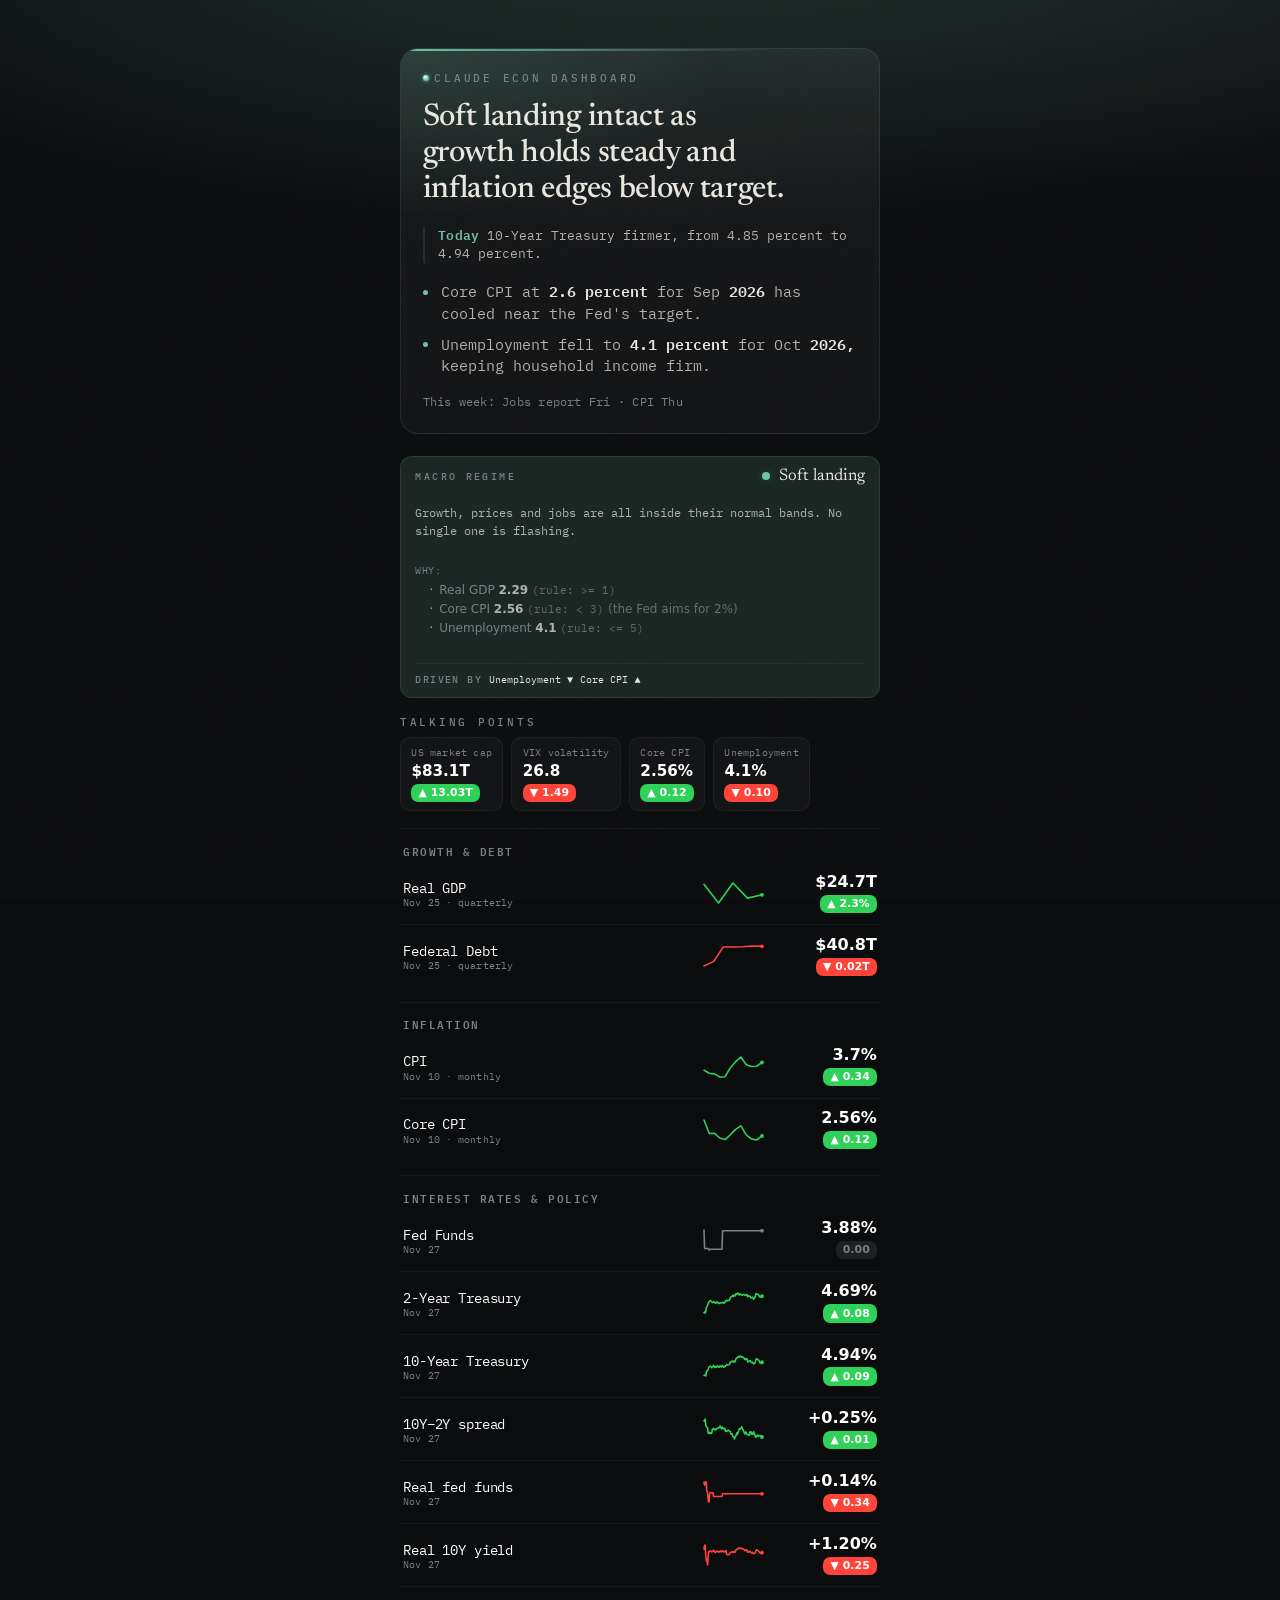
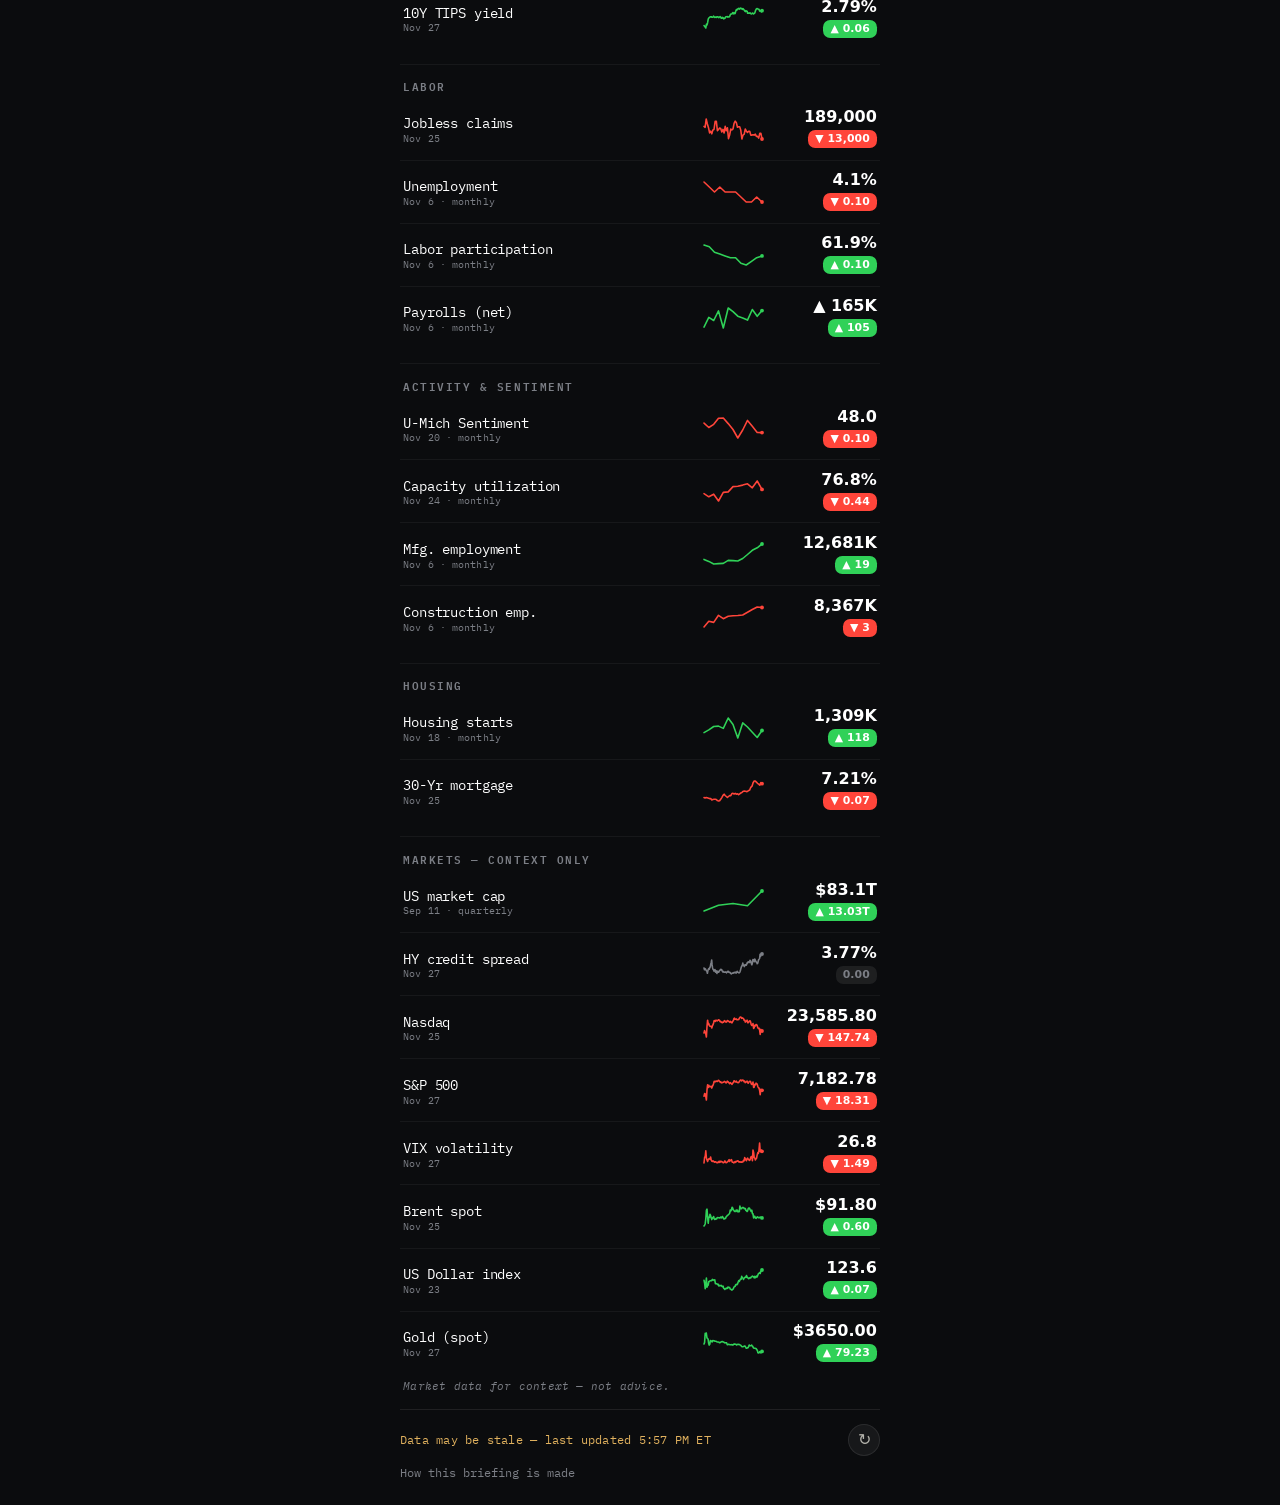
<file: public/index.html>
<!doctype html>
<html lang="en" data-regime="indeterminate" data-state="loading">
<head>
  <meta charset="utf-8" />
  <meta name="viewport" content="width=device-width, initial-scale=1, viewport-fit=cover" />
  <meta name="theme-color" content="#0b0c0e" />
  <meta name="description" content="The U.S. economy in one quotable read. A daily macro briefing on inflation, jobs, growth, and rates — refreshed twice a day." />
  <meta name="apple-mobile-web-app-capable" content="yes" />
  <meta name="apple-mobile-web-app-status-bar-style" content="black-translucent" />
  <meta name="apple-mobile-web-app-title" content="Econ" />
  <title>Claude Econ Dashboard</title>
  <link rel="canonical" href="https://claude-econ.modeo.io/" />

  <!-- Social link preview (Open Graph — iMessage/SMS, Slack, etc.) -->
  <meta property="og:type" content="website" />
  <meta property="og:site_name" content="Claude Econ Dashboard" />
  <meta property="og:title" content="Claude Econ Dashboard" />
  <meta property="og:description" content="The U.S. economy in one quotable read. A daily macro briefing on inflation, jobs, growth, and rates — refreshed twice a day." />
  <meta property="og:url" content="https://claude-econ.modeo.io/" />
  <meta property="og:image" content="https://claude-econ.modeo.io/og-cover-wide.png" />
  <meta property="og:image:type" content="image/png" />
  <meta property="og:image:width" content="1200" />
  <meta property="og:image:height" content="630" />
  <meta property="og:image:alt" content="Claude Econ Dashboard — the U.S. economy in one quotable read." />
  <meta name="twitter:card" content="summary_large_image" />
  <meta name="twitter:title" content="Claude Econ Dashboard" />
  <meta name="twitter:description" content="The U.S. economy in one quotable read — inflation, jobs, growth, and rates, refreshed twice a day." />
  <meta name="twitter:image" content="https://claude-econ.modeo.io/og-cover-wide.png" />

  <link rel="manifest" href="manifest.webmanifest" />
  <!-- favicons: SVG for modern browsers (Chrome), PNG fallbacks (Safari), PNG apple-touch (iOS) -->
  <link rel="icon" type="image/svg+xml" href="icon.svg" />
  <link rel="icon" type="image/png" sizes="32x32" href="favicon-32x32.png" />
  <link rel="icon" type="image/png" sizes="16x16" href="favicon-16x16.png" />
  <link rel="apple-touch-icon" sizes="180x180" href="apple-touch-icon.png" />
  <link rel="preconnect" href="https://fonts.googleapis.com" />
  <link rel="preconnect" href="https://fonts.gstatic.com" crossorigin />
  <link href="https://fonts.googleapis.com/css2?family=Newsreader:ital,opsz,wght@0,6..72,400;0,6..72,500;0,6..72,600;1,6..72,400&family=IBM+Plex+Mono:wght@400;500;600&display=swap" rel="stylesheet" />
  <link rel="stylesheet" href="styles.css" />
</head>
<body>
  <div class="ambient" aria-hidden="true"></div>

  <main class="app" id="app">
    <!-- Briefing card -->
    <section class="card" id="card" aria-live="polite" aria-label="Daily macro briefing">
      <span class="card__bar" aria-hidden="true"></span>
      <p class="eyebrow"><span class="dot"></span>Claude Econ Dashboard</p>
      <div class="card__body" id="card-body">
        <div class="skeleton skeleton--headline"></div>
        <div class="skeleton skeleton--line"></div>
        <div class="skeleton skeleton--line short"></div>
      </div>
    </section>

    <!-- Regime snapshot (V2 Tier 0) — the "CNBC economist" read -->
    <div class="regime" id="regime" hidden></div>

    <!-- Talking-points strip (deterministic — notable moves + key levels, built from the feed) -->
    <section class="talking-points" id="talking-points" hidden aria-label="Talking points"></section>

    <!-- Indicator rows, grouped by the Charter Rev 3 data-set categories (renderRows builds the
         category sections; the skeleton keeps first-paint height until the feed arrives). -->
    <div id="rows" aria-label="Indicators by category">
      <ul class="rows">
        <li class="row row--skeleton"></li>
        <li class="row row--skeleton"></li>
        <li class="row row--skeleton"></li>
        <li class="row row--skeleton"></li>
        <li class="row row--skeleton"></li>
      </ul>
    </div>

    <hr class="rule" />
    <div class="footerbar">
      <footer class="footer" id="footer">Loading the latest read…</footer>
      <button class="refresh" id="refresh" type="button" aria-label="Refresh" title="Refresh">↻</button>
    </div>
    <p class="colophon"><a href="methodology">How this briefing is made</a></p>
  </main>

  <div class="toast" id="toast" role="status" aria-live="polite"></div>

  <!-- Detail sheet (V2 Tier 4) — Apple-Stocks-style: timeframe chart + stats + dive-deeper links.
       Populated/toggled in app.js; hidden until a row is tapped. -->
  <div class="sheet" id="sheet" hidden role="dialog" aria-modal="true" aria-labelledby="sheet-name">
    <div class="sheet__backdrop" data-close></div>
    <div class="sheet__panel">
      <span class="sheet__handle" aria-hidden="true"></span>
      <button class="sheet__close" type="button" data-close aria-label="Close detail">✕</button>
      <header class="sheet__head">
        <p class="sheet__name" id="sheet-name"></p>
        <p class="sheet__val" id="sheet-val"></p>
        <p class="sheet__sub" id="sheet-sub"></p>
      </header>
      <div class="sheet__tf" id="sheet-tf" role="tablist" aria-label="Chart timeframe"></div>
      <div class="sheet__chart">
        <div id="sheet-chart"></div>
        <!-- scrub readout overlay (date + value) — survives the SVG re-render; positioned in CSS -->
        <div class="chart__readout" id="chart-readout" hidden aria-hidden="true"></div>
      </div>
      <dl class="sheet__stats" id="sheet-stats"></dl>
      <nav class="sheet__links" id="sheet-links" aria-label="Dive deeper"></nav>
    </div>
  </div>

  <script src="app.js" defer></script>
</body>
</html>
</file>
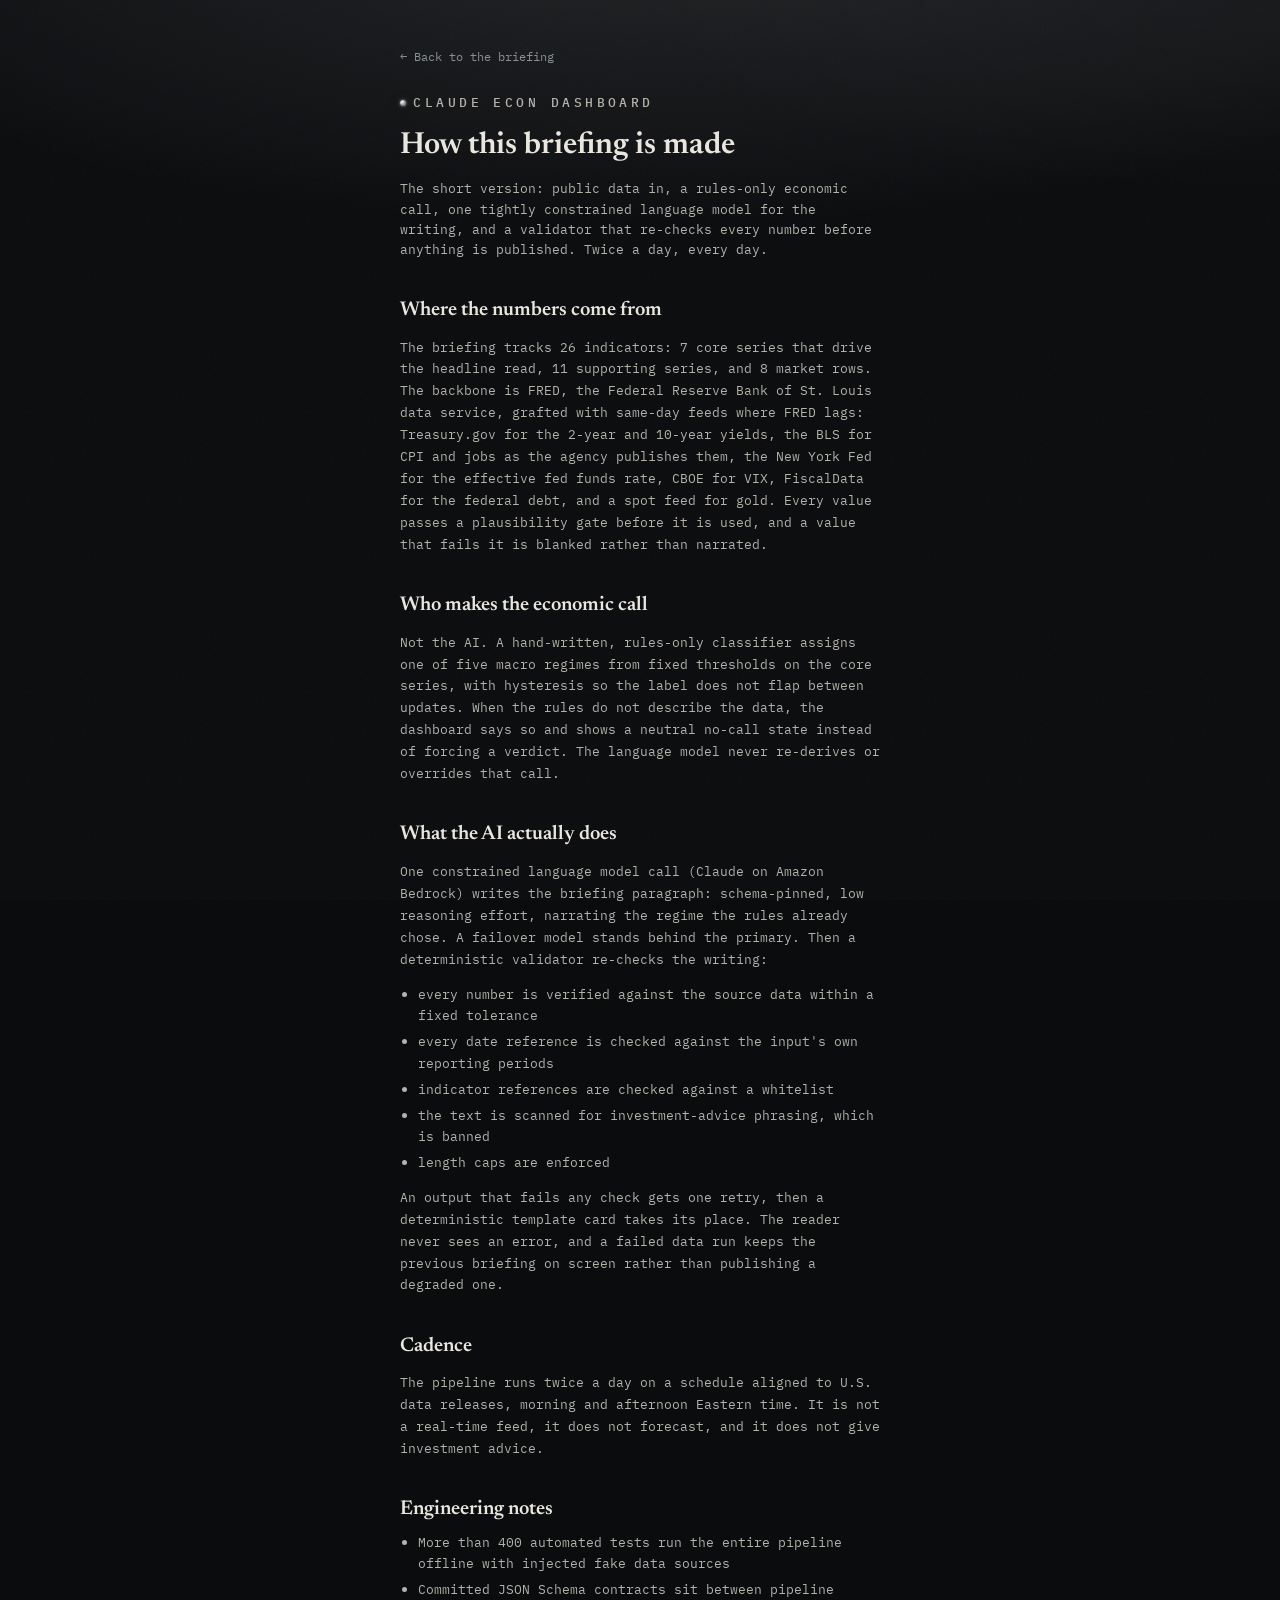
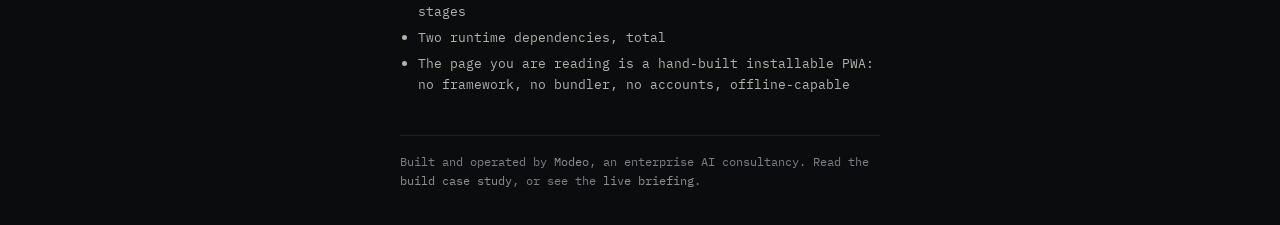
<file: public/methodology.html>
<!doctype html>
<html lang="en" data-regime="indeterminate">
<head>
  <meta charset="utf-8" />
  <meta name="viewport" content="width=device-width, initial-scale=1, viewport-fit=cover" />
  <meta name="theme-color" content="#0b0c0e" />
  <meta name="description" content="How the Daily Macro Briefing is made: 26 public indicators, a rules-only regime call, one constrained language model, and a validator that re-checks every number against the source." />
  <title>Methodology — Claude Econ Dashboard</title>
  <link rel="canonical" href="https://claude-econ.modeo.io/methodology" />
  <link rel="icon" type="image/svg+xml" href="icon.svg" />
  <link rel="icon" type="image/png" sizes="32x32" href="favicon-32x32.png" />
  <link rel="preconnect" href="https://fonts.googleapis.com" />
  <link rel="preconnect" href="https://fonts.gstatic.com" crossorigin />
  <link href="https://fonts.googleapis.com/css2?family=Newsreader:ital,opsz,wght@0,6..72,400;0,6..72,500;0,6..72,600;1,6..72,400&family=IBM+Plex+Mono:wght@400;500;600&display=swap" rel="stylesheet" />
  <link rel="stylesheet" href="styles.css" />
  <script type="application/ld+json">
  {
    "@context": "https://schema.org",
    "@type": "WebPage",
    "name": "Methodology",
    "url": "https://claude-econ.modeo.io/methodology",
    "description": "How the Daily Macro Briefing is made: 26 public indicators, a rules-only regime call, one constrained language model, and a validator that re-checks every number against the source.",
    "dateModified": "2026-08-20",
    "isPartOf": { "@type": "WebSite", "name": "Claude Econ Dashboard", "url": "https://claude-econ.modeo.io/" },
    "publisher": { "@type": "Organization", "name": "Modeo", "url": "https://modeo.io" }
  }
  </script>
  <style>
    /* Prose layout for this page only; tokens come from styles.css. */
    .method { max-width: var(--maxw); width: 100%; }
    .method h1 {
      font-family: var(--serif);
      font-size: 1.9rem;
      font-weight: 600;
      line-height: 1.15;
      margin: 0.4rem 0 0.4rem;
      color: var(--text);
    }
    .method .sub { color: var(--text-dim); font-size: 0.82rem; line-height: 1.55; }
    .method h2 {
      font-family: var(--serif);
      font-size: 1.25rem;
      font-weight: 600;
      margin: 1.9rem 0 0.5rem;
      color: var(--text);
    }
    .method p { color: var(--text-dim); font-size: 0.83rem; line-height: 1.65; margin: 0.55rem 0; }
    .method li { color: var(--text-dim); font-size: 0.83rem; line-height: 1.6; margin: 0.3rem 0 0.3rem 1.1rem; }
    .method a { color: var(--accent); text-decoration: none; }
    .method a:hover { text-decoration: underline; }
    .method .backlink { display: inline-block; margin-bottom: 1.2rem; font-size: 0.78rem; }
    .method .colophon {
      margin-top: 2.2rem; padding-top: 1rem; border-top: 1px solid var(--hairline);
      color: var(--text-mute); font-size: 0.75rem; line-height: 1.6;
    }
  </style>
</head>
<body>
  <div class="ambient" aria-hidden="true"></div>
  <main class="app method">
    <a class="backlink" href="./">← Back to the briefing</a>
    <p class="eyebrow"><span class="dot"></span>Claude Econ Dashboard</p>
    <h1>How this briefing is made</h1>
    <p class="sub">The short version: public data in, a rules-only economic call, one tightly
    constrained language model for the writing, and a validator that re-checks every number
    before anything is published. Twice a day, every day.</p>

    <h2>Where the numbers come from</h2>
    <p>The briefing tracks 26 indicators: 7 core series that drive the headline read, 11
    supporting series, and 8 market rows. The backbone is FRED, the Federal Reserve Bank of
    St. Louis data service, grafted with same-day feeds where FRED lags: Treasury.gov for the
    2-year and 10-year yields, the BLS for CPI and jobs as the agency publishes them, the New
    York Fed for the effective fed funds rate, CBOE for VIX, FiscalData for the federal debt,
    and a spot feed for gold. Every value passes a plausibility gate before it is used, and a
    value that fails it is blanked rather than narrated.</p>

    <h2>Who makes the economic call</h2>
    <p>Not the AI. A hand-written, rules-only classifier assigns one of five macro regimes
    from fixed thresholds on the core series, with hysteresis so the label does not flap
    between updates. When the rules do not describe the data, the dashboard says so and shows
    a neutral no-call state instead of forcing a verdict. The language model never re-derives
    or overrides that call.</p>

    <h2>What the AI actually does</h2>
    <p>One constrained language model call (Claude on Amazon Bedrock) writes the briefing
    paragraph: schema-pinned, low reasoning effort, narrating the regime the rules already chose.
    A failover model stands behind the primary. Then a deterministic validator re-checks the
    writing:</p>
    <ul>
      <li>every number is verified against the source data within a fixed tolerance</li>
      <li>every date reference is checked against the input's own reporting periods</li>
      <li>indicator references are checked against a whitelist</li>
      <li>the text is scanned for investment-advice phrasing, which is banned</li>
      <li>length caps are enforced</li>
    </ul>
    <p>An output that fails any check gets one retry, then a deterministic template card takes
    its place. The reader never sees an error, and a failed data run keeps the previous
    briefing on screen rather than publishing a degraded one.</p>

    <h2>Cadence</h2>
    <p>The pipeline runs twice a day on a schedule aligned to U.S. data releases, morning and
    afternoon Eastern time. It is not a real-time feed, it does not forecast, and it does not
    give investment advice.</p>

    <h2>Engineering notes</h2>
    <ul>
      <li>More than 400 automated tests run the entire pipeline offline with injected fake data sources</li>
      <li>Committed JSON Schema contracts sit between pipeline stages</li>
      <li>Two runtime dependencies, total</li>
      <li>The page you are reading is a hand-built installable PWA: no framework, no bundler, no accounts, offline-capable</li>
    </ul>

    <p class="colophon">Built and operated by <a href="https://modeo.io">Modeo</a>, an
    enterprise AI consultancy. Read the <a
    href="https://modeo.io/case-studies/daily-macro-briefing/">build case study</a>, or see
    the <a href="./">live briefing</a>.</p>
  </main>
</body>
</html>
</file>
<file: public/styles.css>
/* Daily Macro Briefing — "voice vs data": editorial serif over precise mono, on calm ink.
   Accent is driven by the current regime (set on <html data-regime>). */

:root {
  color-scheme: dark;

  --bg: #0b0c0e;
  --bg-2: #0e0f12;
  --surface: rgba(255, 255, 255, 0.026);
  --surface-2: rgba(255, 255, 255, 0.05);
  --hairline: rgba(255, 255, 255, 0.085);
  --hairline-soft: rgba(255, 255, 255, 0.05);

  --text: #e9e6df;
  --text-dim: #b3b2ab;
  --text-mute: #7c7f86;

  --up: #30d158;   /* iOS systemGreen (dark) — vibrant gain, for chips + graphs */
  --down: #ff453a; /* iOS systemRed (dark)  — vibrant loss, for chips + graphs */
  --amber: #e0b15e;

  /* regime accent (overridden per data-regime) */
  --accent: #6fc2a6;
  --accent-weak: rgba(111, 194, 166, 0.14);
  --accent-glow: rgba(111, 194, 166, 0.20);

  --serif: "Newsreader", Georgia, "Times New Roman", serif;
  --mono: "IBM Plex Mono", ui-monospace, "SF Mono", Menlo, monospace;
  /* Apple-Stocks-style numerals — the system font (SF Pro on Apple devices) */
  --num: -apple-system, BlinkMacSystemFont, "SF Pro Display", system-ui, "Segoe UI", "Helvetica Neue", Arial, sans-serif;

  --maxw: 30rem;
  --radius: 18px;
  --ease: cubic-bezier(0.22, 0.61, 0.36, 1);
}

html[data-regime="soft_landing"]        { --accent: #6fc2a6; --accent-weak: rgba(111,194,166,.14); --accent-glow: rgba(111,194,166,.20); }
html[data-regime="late_cycle_expansion"]{ --accent: #d8b25a; --accent-weak: rgba(216,178,90,.14);  --accent-glow: rgba(216,178,90,.20); }
html[data-regime="stagflation_risk"]     { --accent: #e0875e; --accent-weak: rgba(224,135,94,.15);  --accent-glow: rgba(224,135,94,.22); }
html[data-regime="recovery"]             { --accent: #6fa8d8; --accent-weak: rgba(111,168,216,.14); --accent-glow: rgba(111,168,216,.20); }
html[data-regime="slowdown"]             { --accent: #cf9a6b; --accent-weak: rgba(207,154,107,.14); --accent-glow: rgba(207,154,107,.20); }
/* W3 — neutral grey on purpose. "No call" is an absence of a finding, not a warning; an amber or
   red here would read as "something is wrong with the economy" when the truth is that the rules
   did not describe it. */
html[data-regime="indeterminate"]        { --accent: #8b9096; --accent-weak: rgba(139,144,150,.14); --accent-glow: rgba(139,144,150,.18); }

* { box-sizing: border-box; margin: 0; padding: 0; }

html, body { background: var(--bg); }

body {
  min-height: 100dvh;
  color: var(--text);
  font-family: var(--mono);
  -webkit-font-smoothing: antialiased;
  text-rendering: optimizeLegibility;
  padding: max(1.1rem, env(safe-area-inset-top)) 1.1rem max(1.6rem, env(safe-area-inset-bottom));
  display: flex;
  justify-content: center;
}

/* ambient atmosphere — a faint accent glow + a grain wash, both calm */
.ambient {
  position: fixed;
  inset: 0;
  pointer-events: none;
  z-index: 0;
  background:
    radial-gradient(120% 55% at 50% -8%, var(--accent-glow), transparent 60%),
    radial-gradient(90% 40% at 100% 0%, rgba(255,255,255,.03), transparent 55%);
  transition: background .8s var(--ease);
}
.ambient::after {
  content: "";
  position: absolute; inset: 0;
  opacity: .035;
  background-image: url("data:image/svg+xml,%3Csvg xmlns='http://www.w3.org/2000/svg' width='140' height='140'%3E%3Cfilter id='n'%3E%3CfeTurbulence type='fractalNoise' baseFrequency='.85' numOctaves='2'/%3E%3C/filter%3E%3Crect width='100%25' height='100%25' filter='url(%23n)'/%3E%3C/svg%3E");
}

.app {
  position: relative;
  z-index: 1;
  width: 100%;
  max-width: var(--maxw);
  display: flex;
  flex-direction: column;
}

/* ── eyebrow ─────────────────────────────────────────── */
.eyebrow {
  font-size: .66rem;
  font-weight: 500;
  letter-spacing: .26em;
  text-transform: uppercase;
  color: var(--text-mute);
  display: flex;
  align-items: center;
  gap: .55em;
  margin-bottom: .9rem;
}
.eyebrow .dot {
  width: 6px; height: 6px; border-radius: 50%;
  /* LED: hot near-white core off-centre, accent body, then two halos bleeding into the surface */
  background: radial-gradient(circle at 35% 32%, #fff 0%, var(--accent) 55%, var(--accent) 100%);
  box-shadow: 0 0 3px var(--accent), 0 0 9px var(--accent-glow), 0 0 18px var(--accent-glow);
  animation: pulse 2s ease-in-out infinite;   /* "live" breath; reduced-motion kills it below */
}
/* dim the whole lamp AND pull the halos in, like an LED easing off current */
@keyframes pulse {
  50% { opacity: .5; box-shadow: 0 0 2px var(--accent), 0 0 4px var(--accent-glow), 0 0 8px var(--accent-glow); }
}

/* ── briefing card ───────────────────────────────────── */
.card {
  position: relative;
  background: linear-gradient(180deg, var(--surface-2), var(--surface));
  border: 1px solid var(--hairline);
  border-radius: var(--radius);
  padding: 1.4rem 1.35rem 1.5rem;
  overflow: hidden;
  isolation: isolate;
  animation: rise .7s var(--ease) both;
}
.card__bar {
  position: absolute; top: 0; left: 0; right: 0; height: 2px;
  background: linear-gradient(90deg, var(--accent), transparent 78%);
}
.card::after { /* faint accent wash inside the card */
  content: ""; position: absolute; inset: 0; z-index: -1;
  background: radial-gradient(120% 80% at 0% 0%, var(--accent-weak), transparent 55%);
}

.headline {
  font-family: var(--serif);
  font-weight: 500;
  font-size: clamp(1.5rem, 6.2vw, 1.95rem);
  line-height: 1.16;
  letter-spacing: -0.01em;
  color: var(--text);
  text-wrap: balance;
}

.quotes { list-style: none; margin: 1.15rem 0 0; display: grid; gap: .6rem; }
.quote {
  position: relative;
  padding-left: 1.15rem;
  font-size: .93rem;
  line-height: 1.45;
  color: var(--text-dim);
}
.quote::before {
  content: ""; position: absolute; left: 0; top: .58em;
  width: 5px; height: 5px; border-radius: 50%;
  background: var(--accent);
}
.quote b { color: var(--text); font-weight: 600; font-variant-numeric: tabular-nums; }

.conds { margin-top: 1.15rem; display: grid; gap: .55rem; }
.cond {
  font-size: .8rem;
  line-height: 1.4;
  color: var(--text-dim);
  padding-left: .85rem;
  border-left: 2px solid var(--accent-weak);
}
.cond .tag {
  font-weight: 600; color: var(--accent);
  letter-spacing: .02em;
}
.cond--change { font-family: var(--serif); font-style: italic; font-size: .92rem; color: var(--text-dim); }
/* release calendar — "when to lean in": small, muted, last line of the card */
.calendar {
  margin: 1.05rem 0 0;
  font-size: .72rem; letter-spacing: .02em; color: var(--text-mute);
}

/* fallback (state 4): plain template, no flourish */
.fallback {
  font-family: var(--mono);
  font-size: 1rem;
  line-height: 1.5;
  color: var(--text-dim);
  font-variant-numeric: tabular-nums;
}

/* ── indicator rows (Apple-Stocks) ───────────────────── */
.rows { list-style: none; margin: 1.5rem 0 0; }
.row {
  display: grid;
  /* fixed value column → every sparkline lands in the same place (Apple-Stocks alignment),
     instead of the value auto-sizing per row and shoving wide rows' sparks left. */
  grid-template-columns: 1fr 64px 6rem;
  align-items: center;
  gap: 1rem;
  padding: .72rem .2rem;
  border-top: 1px solid var(--hairline-soft);
  animation: fade .6s var(--ease) both;
}
.row:first-child { border-top: none; }
.row__label { display: flex; flex-direction: column; gap: .1rem; min-width: 0; }
.row__name { font-size: .9rem; color: #fff; letter-spacing: -0.01em; }
/* provenance subtitle — deliberately tiny + muted: a sub-title for granular analysis, not a
   first-glance element. */
.row__sub {
  font-size: .64rem;
  color: var(--text-mute);
  font-variant-numeric: tabular-nums;
  letter-spacing: .01em;
  line-height: 1;
  white-space: nowrap;
}
.row__spark { width: 64px; height: 26px; opacity: 1; }
.row__val {
  display: flex;
  flex-direction: column;
  align-items: flex-end;          /* value + chip stack vertically, right-aligned (Apple Stocks) */
  gap: .26rem;
  color: var(--text);
}
.row__num {
  font-family: var(--num);
  font-variant-numeric: tabular-nums;
  font-weight: 600;
  font-size: 1rem;
  line-height: 1.05;
  color: #fff;
}
/* Apple-Stocks change chip — a filled rounded badge: vibrant green/red fill, white SF numerals.
   Applies everywhere a change pill appears (rows, talking-points, sheet header) EXCEPT the regime
   "driven by" driver badges (.driver-chip), which stay as subtle inline text. */
.chip:not(.driver-chip) {
  display: inline-block;
  padding: .07rem .44rem .11rem;
  border-radius: .45rem;
  font-family: var(--num);
  font-variant-numeric: tabular-nums;
  font-size: .68rem;
  font-weight: 700;
  letter-spacing: .005em;
  line-height: 1.4;
  cursor: pointer;
  user-select: none;
  -webkit-user-select: none;
  transition: filter .15s var(--ease);
}
.chip:not(.driver-chip):empty { display: none; }
.chip:not(.driver-chip).up   { background: var(--up);   color: #fff; }
.chip:not(.driver-chip).down { background: var(--down); color: #fff; }
.chip:not(.driver-chip).flat { background: rgba(255, 255, 255, .08); color: var(--text-mute); }
.chip:not(.driver-chip):hover { filter: brightness(1.08); }
.chip:not(.driver-chip):active { filter: brightness(.93); }
.chip:not(.driver-chip):focus-visible { outline: 2px solid var(--accent); outline-offset: 2px; }
.row[data-stale="true"] .row__val { color: var(--text-mute); }

/* ── regime snapshot (V2 Tier 0) ─────────────────────── */
.regime {
  display: flex;
  flex-wrap: wrap;                /* the "Driven by" badges wrap onto their own row below */
  align-items: baseline;
  justify-content: space-between;
  gap: 1rem;
  margin-top: 1.4rem;
  padding: .68rem .9rem;
  border: 1px solid var(--hairline);
  border-radius: 12px;
  background: var(--accent-weak);
  animation: fade .6s var(--ease) both;
}
.regime__eyebrow {
  font-size: .62rem; font-weight: 500; letter-spacing: .24em;
  text-transform: uppercase; color: var(--text-mute);
}
.regime__eyebrow--sm { letter-spacing: .14em; }
/* driver-attribution badges — which indicators the classifier used to pick the regime */
.regime__drivers {
  flex-basis: 100%;
  display: flex; align-items: center; flex-wrap: wrap; gap: .45rem;
  margin-top: .55rem; padding-top: .55rem;
  border-top: 1px solid var(--hairline-soft);
}
.driver-chip { font-size: .64rem; cursor: default; }
.regime__value {
  font-family: var(--serif); font-size: 1.05rem; color: var(--text);
  display: inline-flex; align-items: center; gap: .5em;
}
.regime__dot {
  width: 8px; height: 8px; border-radius: 50%;
  background: var(--accent); box-shadow: 0 0 10px var(--accent-glow);
}
/* plain-words translation of the regime label — one sentence, quiet, under the value */
.regime__meaning {
  flex-basis: 100%;
  font-size: .78rem; line-height: 1.45; color: var(--text-dim);
  margin-top: .2rem;
}

/* ── category sections (Charter Rev 3 data-set order; replaced the V2 core/drawer/markets split) ── */
.cat-head {
  margin-top: .9rem;
  font-size: .68rem; font-weight: 600; letter-spacing: .14em; text-transform: uppercase;
  color: var(--text-mute);
  padding: .72rem .2rem .15rem; border-top: 1px solid var(--hairline-soft);
}
#rows .rows { margin-top: 0; }
#rows .rows .row:first-child { border-top: none; } /* the cat-head already draws the divider */
.markets__note {
  margin-top: .35rem; padding: 0 .2rem;
  font-size: .68rem; letter-spacing: .02em; color: var(--text-mute); font-style: italic;
}

/* ── footer ──────────────────────────────────────────── */
.rule { border: none; border-top: 1px solid var(--hairline); margin: 1rem 0 .85rem; }
.footer {
  font-size: .72rem;
  letter-spacing: .02em;
  color: var(--text-mute);
}
.footer .run { color: var(--text-dim); }
html[data-state="stale"] .footer { color: var(--amber); }
html[data-state="stale"] .footer .run { color: var(--amber); }

/* ── states ──────────────────────────────────────────── */
/* error: card collapses silently, rows still render (the invariant) */
html[data-state="error"] .card { display: none; }

/* loading skeletons */
.skeleton {
  border-radius: 7px;
  background: linear-gradient(100deg, var(--surface) 30%, var(--surface-2) 50%, var(--surface) 70%);
  background-size: 220% 100%;
  animation: shimmer 1.4s ease-in-out infinite;
}
.skeleton--headline { height: 1.7rem; width: 86%; margin-bottom: .9rem; }
.skeleton--line { height: .9rem; width: 70%; margin-bottom: .5rem; }
.skeleton--line.short { width: 52%; }
.row--skeleton { height: 1.45rem; }
.row--skeleton::after {
  content: ""; display: block; height: 100%; border-radius: 6px;
  background: linear-gradient(100deg, var(--surface) 30%, var(--surface-2) 50%, var(--surface) 70%);
  background-size: 220% 100%;
  animation: shimmer 1.4s ease-in-out infinite;
}

@keyframes shimmer { from { background-position: 140% 0; } to { background-position: -40% 0; } }
@keyframes rise { from { opacity: 0; transform: translateY(10px); } to { opacity: 1; transform: none; } }
@keyframes fade { from { opacity: 0; } to { opacity: 1; } }

@media (prefers-reduced-motion: reduce) {
  *, ::after, ::before { animation: none !important; transition: none !important; }
}

@media (min-width: 32rem) {
  body { align-items: center; padding-top: 3rem; }
}

/* ── tappable rows (open the detail sheet) ───────────── */
.row { cursor: pointer; }
.row:focus-visible { outline: 2px solid var(--accent); outline-offset: -2px; border-radius: 8px; }

/* ── detail sheet (V2 Tier 4 — Apple-Stocks-style) ───── */
/* iOS scroll lock: overflow:hidden alone is ignored by iOS Safari, so position:fixed the body
   (JS sets `top: -scrollY` on open and restores scroll on close). */
body.sheet-open { overflow: hidden; position: fixed; left: 0; right: 0; width: 100%; }
.sheet { position: fixed; inset: 0; z-index: 50; display: flex; align-items: flex-end; justify-content: center; }
.sheet[hidden] { display: none; }
.sheet__backdrop {
  position: absolute; inset: 0; background: rgba(0, 0, 0, .55);
  -webkit-backdrop-filter: blur(2px); backdrop-filter: blur(2px);
  opacity: 1;                                   /* rest opaque; entrance fades in, close fades out */
  transition: opacity .28s var(--ease);
  animation: sheetfade .28s var(--ease);        /* auto-plays the fade-in on show (no JS/rAF) */
  touch-action: none;                           /* a drag on the backdrop can't scroll the page behind */
  will-change: opacity;
}
.sheet__panel {
  position: relative; z-index: 1;
  width: 100%; max-width: var(--maxw);
  max-height: 92vh; overflow-y: auto;
  -webkit-overflow-scrolling: touch;
  overscroll-behavior: contain;                 /* don't chain scroll to the body behind */
  background: var(--bg-2);
  border: 1px solid var(--hairline); border-bottom: none;
  border-radius: var(--radius) var(--radius) 0 0;
  padding: 1.4rem 1.25rem calc(1.4rem + env(safe-area-inset-bottom));
  box-shadow: 0 -20px 60px rgba(0, 0, 0, .5);
  transform: translateY(0);                     /* resting OPEN position (visible) */
  transition: transform .3s var(--ease);        /* drives drag spring-back + slide-down close */
  animation: sheetup .32s var(--ease);          /* auto-plays the slide-up on show (no JS/rAF) */
  will-change: transform;
}
.sheet__close {
  position: absolute; top: .9rem; right: .95rem;
  width: 1.9rem; height: 1.9rem; border-radius: 50%;
  border: none; background: var(--surface-2); color: var(--text-dim);
  font-size: .78rem; line-height: 1; cursor: pointer;
}
.sheet__close:hover { color: var(--text); background: var(--hairline); }
.sheet__head { margin-bottom: 1rem; padding-right: 2rem; }
.sheet__name { font-size: .78rem; letter-spacing: .04em; color: #fff; text-transform: uppercase; }  /* as bright as .sheet__val */
.sheet__val { font-family: var(--num); font-size: 1.95rem; font-weight: 700; margin-top: .18rem; font-variant-numeric: tabular-nums; color: #fff; }
.sheet__sub { display: flex; align-items: center; gap: .55rem; margin-top: .4rem; }
.sheet__sub .chip { margin-top: 0; }
.sheet__period { font-size: .76rem; color: var(--text-mute); }
.sheet__tf { display: flex; gap: .3rem; flex-wrap: wrap; margin-bottom: .9rem; }
.tf {
  flex: 1 1 auto; min-width: 2.3rem;
  padding: .36rem .2rem; border: none; border-radius: .5rem;
  background: var(--surface-2); color: #fff;
  font-family: var(--mono); font-size: .72rem; cursor: pointer;
  transition: background .15s var(--ease), color .15s var(--ease);
}
.tf:hover { color: #fff; }
.tf--on { background: var(--accent-weak); color: #fff; }
.tf:focus-visible { outline: 2px solid var(--accent); outline-offset: 1px; }
.sheet__chart { margin-bottom: 1rem; min-height: 120px; position: relative; }
#sheet-chart { touch-action: none; }   /* a finger-drag on the chart scrubs, not scrolls the sheet */
.chart { width: 100%; height: auto; display: block; }
.chart__grid { stroke: var(--hairline-soft); stroke-width: .5; }
.chart__ylab, .chart__xlab { fill: #fff; font-family: var(--num); font-size: 7px; }
.chart__line { stroke-width: 1.7; stroke-linejoin: round; stroke-linecap: round; }
.chart__area { stroke: none; }  /* fill is the vertical fade gradient (Apple-Stocks style) */
/* hover/touch scrubber: vertical crosshair + dot through the nearest point */
.chart__scrub-line { stroke: var(--accent); stroke-width: 1; }
.chart__scrub-dot  { fill: var(--accent); stroke: var(--bg); stroke-width: 1.5; }
.chart__readout {
  position: absolute; top: 4px; left: 50%; transform: translateX(-50%);
  display: flex; gap: .45rem; align-items: baseline; white-space: nowrap;
  padding: .18rem .55rem; border-radius: .5rem;
  background: var(--bg-2); border: 1px solid var(--hairline);
  font-family: var(--num); font-variant-numeric: tabular-nums; pointer-events: none;
}
.chart__readout[hidden] { display: none; }
.chart__readout .ro-date { color: var(--text-mute); font-size: .72rem; }
.chart__readout .ro-val  { color: #fff; font-weight: 600; font-size: .82rem; }
.sheet__empty { color: var(--text-mute); font-size: .82rem; text-align: center; padding: 2.2rem 0; }
.sheet__stats { display: grid; grid-template-columns: 1fr 1fr; gap: 0 .9rem; margin-bottom: 1.1rem; }
.stat { display: flex; justify-content: space-between; gap: .5rem; padding: .44rem 0; border-bottom: 1px solid var(--hairline-soft); }
.stat dt { font-size: .76rem; color: var(--text-mute); }
.stat dd { font-family: var(--num); font-size: .78rem; color: #fff; font-variant-numeric: tabular-nums; text-align: right; }
.sheet__links { display: flex; gap: .6rem; }
.sheet__link {
  flex: 1; text-align: center; padding: .62rem; border-radius: .6rem;
  background: var(--surface-2); border: 1px solid var(--hairline);
  color: #fff; text-decoration: none; font-size: .8rem;
}
.sheet__link:hover { color: #fff; border-color: var(--accent); }

/* ── detail-sheet motion: grab handle + drag/open/close states ───────────── */
.sheet__handle {
  position: absolute; top: .55rem; left: 50%;
  width: 36px; height: 4px; margin-left: -18px;
  border-radius: 999px;
  background: var(--text-mute); opacity: .35;
  z-index: 2; cursor: grab; touch-action: none;
}
.sheet__handle:active { cursor: grabbing; }
/* nudge the close button + header down so they clear the handle */
.sheet__close { top: 1.1rem; }
.sheet__head  { padding-top: .35rem; touch-action: none; }  /* header is a drag-start zone → own the gesture */
/* entrance animations (auto-play when the sheet goes display:none → flex) */
@keyframes sheetup   { from { transform: translateY(100%); } to { transform: translateY(0); } }
@keyframes sheetfade { from { opacity: 0; } to { opacity: 1; } }
/* finger down → kill transition + entrance animation so the panel tracks the finger 1:1
   (JS writes inline transform/opacity each pointermove) */
.sheet--dragging .sheet__panel,
.sheet--dragging .sheet__backdrop { transition: none; animation: none; }

/* ── talking-points strip (deterministic) ────────────── */
.talking-points { margin-top: 1.1rem; }
.talking-points .eyebrow { margin-bottom: .5rem; }
.talking-points__row {
  display: flex; gap: .5rem; overflow-x: auto;
  -webkit-overflow-scrolling: touch; scrollbar-width: none; padding-bottom: .15rem;
}
.talking-points__row::-webkit-scrollbar { display: none; }
.tp {
  flex: 0 0 auto;
  display: flex; flex-direction: column; align-items: flex-start; gap: .16rem;
  padding: .5rem .65rem;
  border: 1px solid var(--hairline-soft); border-radius: 10px; background: var(--surface);
  cursor: pointer; transition: border-color .15s var(--ease), filter .15s var(--ease);
}
.tp:hover { border-color: rgba(255, 255, 255, .16); }
.tp:active { filter: brightness(.97); }
.tp:focus-visible { outline: 2px solid var(--accent); outline-offset: 2px; }
.tp__name { font-size: .62rem; color: var(--text-mute); letter-spacing: .02em; }
.tp__val { font-family: var(--num); font-size: .95rem; font-weight: 600; color: #fff; font-variant-numeric: tabular-nums; }
.tp .chip { margin-top: .12rem; }   /* pill styling comes from the global .chip rule above */

/* ── copy-to-clipboard affordance on quotes ──────────── */
.quote { cursor: pointer; border-radius: 6px; transition: color .15s var(--ease); }
.quote:hover { color: var(--text); }
.quote:focus-visible { outline: 2px solid var(--accent); outline-offset: 3px; }
.quote:active { opacity: .7; }

/* ── footer bar + refresh button ─────────────────────── */
.footerbar { display: flex; align-items: center; justify-content: space-between; gap: 1rem; }
/* static methodology link under the footerbar; #footer itself is JS-owned */
.colophon { margin-top: 0.55rem; font-size: 0.72rem; }
.colophon a { color: var(--text-mute); text-decoration: none; }
.colophon a:hover { color: var(--text-dim); text-decoration: underline; }
.refresh {
  flex: 0 0 auto; width: 2rem; height: 2rem; border-radius: 50%;
  border: 1px solid var(--hairline); background: var(--surface-2); color: var(--text-dim);
  font-size: 1rem; line-height: 1; cursor: pointer;
  transition: color .15s var(--ease), transform .4s var(--ease);
}
.refresh:hover { color: var(--text); }
.refresh:active { transform: rotate(180deg); }
.refresh:disabled { opacity: .5; cursor: default; }
.refresh:focus-visible { outline: 2px solid var(--accent); outline-offset: 2px; }

/* ── toast ───────────────────────────────────────────── */
.toast {
  position: fixed; left: 50%; bottom: 2.2rem; transform: translateX(-50%) translateY(8px); z-index: 60;
  padding: .5rem .9rem; border-radius: .6rem;
  background: var(--bg-2); border: 1px solid var(--hairline); color: var(--text);
  font-size: .8rem; box-shadow: 0 8px 30px rgba(0, 0, 0, .5);
  opacity: 0; pointer-events: none;
  transition: opacity .2s var(--ease), transform .2s var(--ease);
}
.toast--show { opacity: 1; transform: translateX(-50%) translateY(0); }

/* W1 (Bruce, D+1 2026-08-06) — the basis line: the rule that fired and the values that
   satisfied it. Reuses --text-mute + the mono numerals already used for every other figure,
   so it reads as evidence rather than as a second headline. Absent on a fallthrough, where
   no test passed. */
.regime__basis {
  margin-top: 6px;
  font: 12px/1.5 var(--num);
  color: var(--text-mute);
}
.regime__basis-label {
  font-family: var(--mono);
  letter-spacing: 0.04em;
  text-transform: uppercase;
  font-size: 10px;
}
.regime__basis ul { margin: 2px 0 0; padding-left: 14px; list-style: none; }
.regime__basis li { margin-bottom: 1px; }
.regime__basis li::before { content: "·"; margin-right: 6px; color: var(--accent); }
.regime__basis b { color: var(--text-dim); font-weight: 600; }
.basis__rule { font-family: var(--mono); font-size: 11px; opacity: 0.75; }
.regime__basis em { font-style: normal; opacity: 0.8; }
</file>
